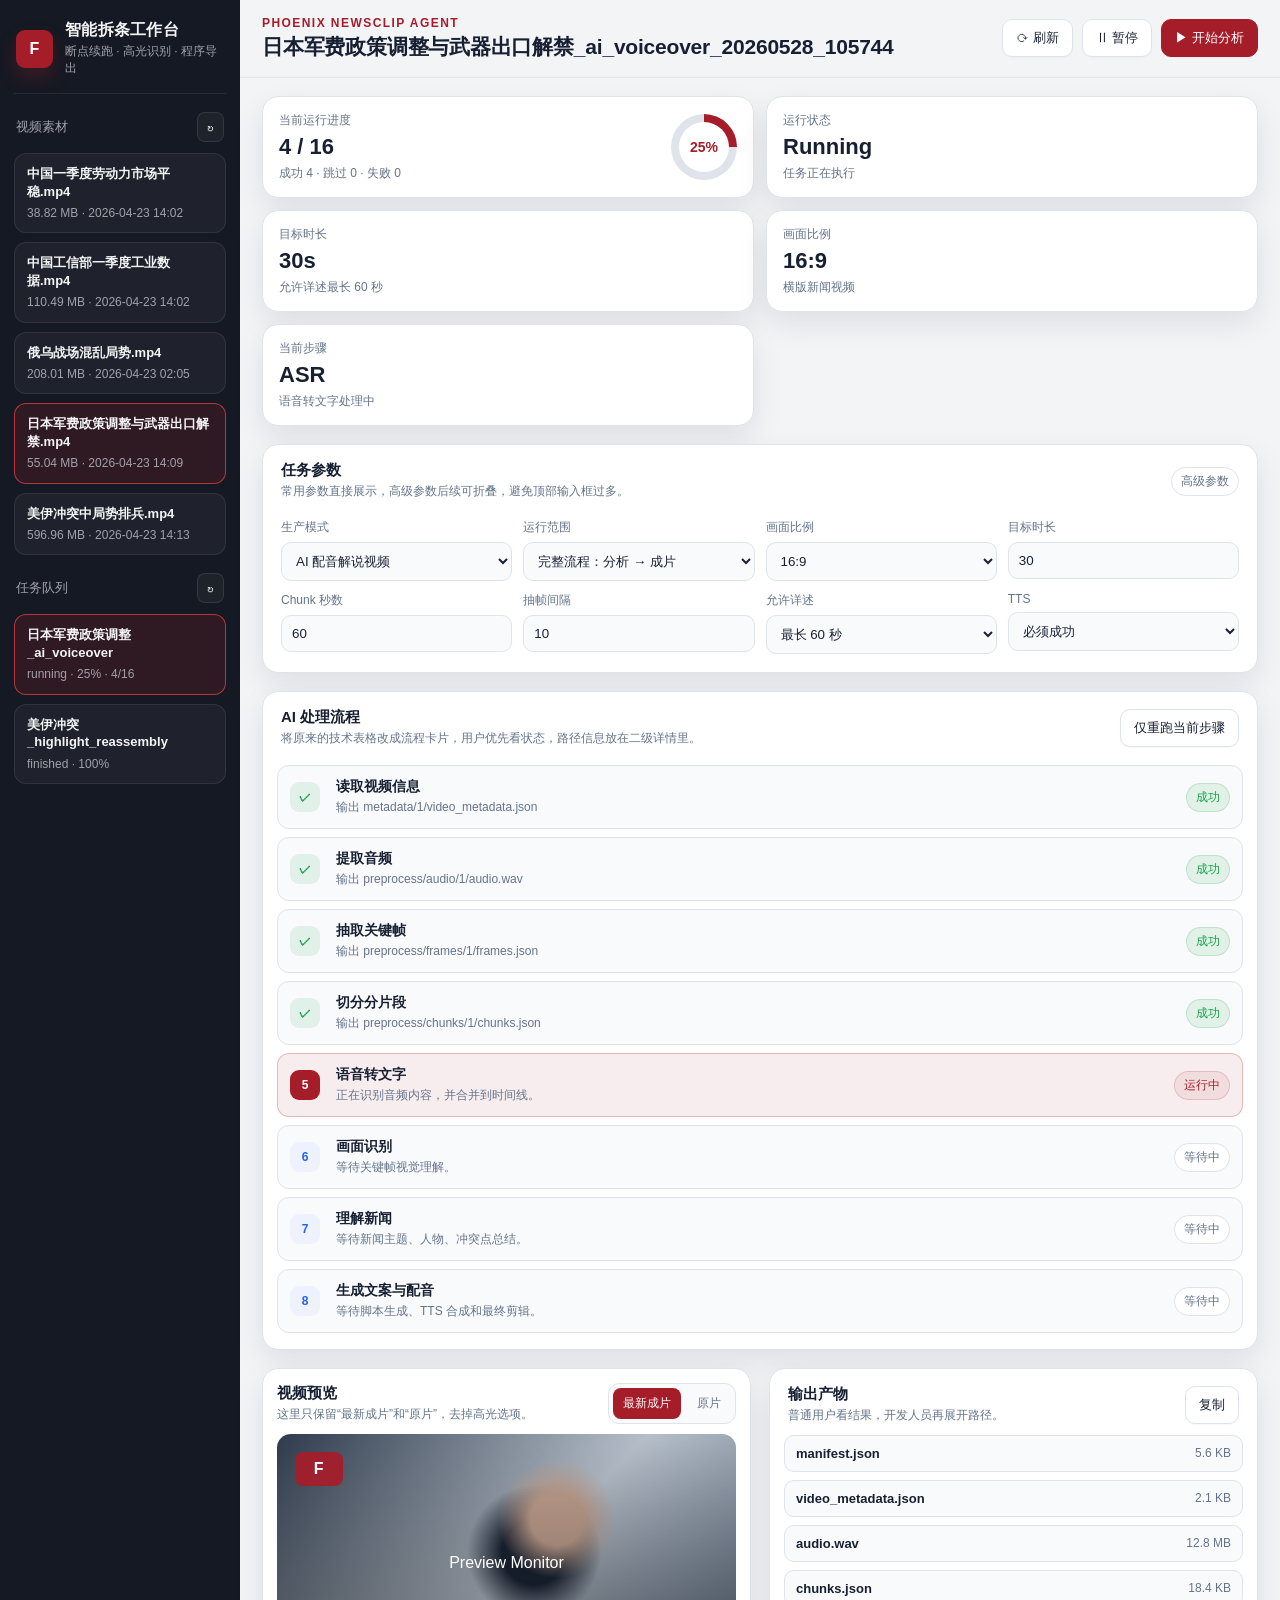
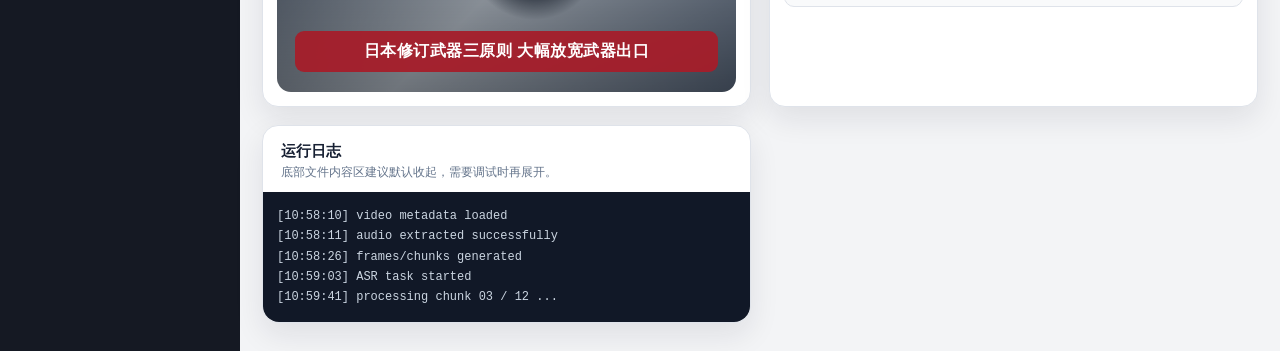
<file: phoenix_saas_workbench_ui.html>
<!DOCTYPE html>
<html lang="zh-CN">
<head>
  <meta charset="UTF-8" />
  <meta name="viewport" content="width=device-width, initial-scale=1.0" />
  <title>Phoenix Newsclip Agent - 凤凰 SaaS 工作台</title>
  <style>
    :root {
      --bg: #f3f4f6;
      --panel: #ffffff;
      --panel-soft: #f9fafb;
      --text: #172033;
      --muted: #64748b;
      --line: #dfe3ea;
      --brand: #a61d2a;
      --brand-dark: #7f1620;
      --brand-soft: rgba(166, 29, 42, 0.08);
      --green: #16a34a;
      --green-soft: rgba(22, 163, 74, 0.1);
      --blue: #2563eb;
      --orange: #d97706;
      --sidebar: #151923;
      --sidebar-soft: #1f2633;
      --sidebar-text: #f4f4f5;
      --sidebar-muted: #a1a1aa;
      --shadow: 0 12px 30px rgba(17, 24, 39, 0.09);
      --radius: 16px;
    }

    * {
      box-sizing: border-box;
    }

    body {
      margin: 0;
      min-height: 100vh;
      background: var(--bg);
      color: var(--text);
      font-family: -apple-system, BlinkMacSystemFont, "Segoe UI", "Microsoft YaHei", Arial, sans-serif;
    }

    button,
    input,
    select {
      font-family: inherit;
    }

    .shell {
      min-height: 100vh;
      display: grid;
      grid-template-columns: 280px minmax(0, 1fr);
    }

    .sidebar {
      background: var(--sidebar);
      color: var(--sidebar-text);
      padding: 18px 14px;
      display: flex;
      flex-direction: column;
      gap: 18px;
    }

    .brand {
      display: flex;
      align-items: center;
      gap: 12px;
      padding: 2px 2px 16px;
      border-bottom: 1px solid rgba(255, 255, 255, 0.08);
    }

    .brand-mark {
      width: 38px;
      height: 38px;
      border-radius: 9px;
      background: var(--brand);
      display: grid;
      place-items: center;
      font-weight: 900;
      color: #fff;
      box-shadow: 0 10px 18px rgba(166, 29, 42, 0.26);
    }

    .brand-title {
      font-size: 16px;
      font-weight: 850;
      letter-spacing: 0.02em;
    }

    .brand-sub {
      margin-top: 2px;
      color: var(--sidebar-muted);
      font-size: 12px;
    }

    .side-section {
      display: flex;
      flex-direction: column;
      gap: 9px;
    }

    .side-head {
      margin: 0 2px 2px;
      display: flex;
      align-items: center;
      justify-content: space-between;
      color: var(--sidebar-muted);
      font-size: 13px;
    }

    .side-refresh {
      height: 30px;
      padding: 0 9px;
      border: 1px solid rgba(255, 255, 255, 0.1);
      border-radius: 8px;
      color: var(--sidebar-text);
      background: rgba(255, 255, 255, 0.04);
      cursor: pointer;
    }

    .side-card {
      border: 1px solid rgba(255, 255, 255, 0.08);
      background: rgba(255, 255, 255, 0.045);
      border-radius: 12px;
      padding: 11px 12px;
      cursor: pointer;
      transition: 0.16s ease;
    }

    .side-card:hover {
      background: rgba(255, 255, 255, 0.075);
    }

    .side-card.active {
      border-color: rgba(239, 68, 68, 0.7);
      background: rgba(166, 29, 42, 0.18);
    }

    .side-title {
      font-size: 13px;
      font-weight: 750;
      line-height: 1.35;
    }

    .side-meta {
      margin-top: 5px;
      color: var(--sidebar-muted);
      font-size: 12px;
      line-height: 1.35;
    }

    .main {
      min-width: 0;
      display: flex;
      flex-direction: column;
    }

    .topbar {
      position: sticky;
      top: 0;
      z-index: 10;
      background: rgba(243, 244, 246, 0.88);
      backdrop-filter: blur(14px);
      border-bottom: 1px solid var(--line);
      padding: 16px 22px;
    }

    .top-row {
      display: flex;
      justify-content: space-between;
      align-items: center;
      gap: 18px;
    }

    .eyebrow {
      color: var(--brand);
      font-size: 12px;
      font-weight: 900;
      letter-spacing: 0.12em;
      text-transform: uppercase;
    }

    h1 {
      margin: 4px 0 0;
      font-size: 21px;
      line-height: 1.28;
      letter-spacing: -0.01em;
    }

    .top-actions {
      display: flex;
      gap: 9px;
      flex-wrap: wrap;
      justify-content: flex-end;
    }

    .btn {
      border: 1px solid var(--line);
      background: var(--panel);
      color: var(--text);
      border-radius: 10px;
      padding: 9px 13px;
      font-size: 13px;
      cursor: pointer;
      box-shadow: 0 1px 2px rgba(0, 0, 0, 0.03);
    }

    .btn.primary {
      background: var(--brand);
      color: #fff;
      border-color: var(--brand);
    }

    .btn.primary:hover {
      background: var(--brand-dark);
    }

    .content {
      padding: 18px 22px 28px;
      display: grid;
      grid-template-columns: minmax(0, 1fr) 480px;
      gap: 18px;
    }

    .card {
      background: var(--panel);
      border: 1px solid var(--line);
      border-radius: var(--radius);
      box-shadow: var(--shadow);
    }

    .summary {
      grid-column: 1 / -1;
      display: grid;
      grid-template-columns: 1.2fr repeat(4, minmax(120px, 0.55fr));
      gap: 12px;
    }

    .metric {
      padding: 15px 16px;
    }

    .metric-label {
      color: var(--muted);
      font-size: 12px;
    }

    .metric-value {
      margin-top: 6px;
      font-size: 22px;
      font-weight: 850;
      line-height: 1.1;
    }

    .metric-sub {
      margin-top: 6px;
      color: var(--muted);
      font-size: 12px;
    }

    .metric-main {
      display: flex;
      justify-content: space-between;
      align-items: center;
      gap: 14px;
    }

    .ring {
      width: 66px;
      height: 66px;
      border-radius: 999px;
      background: conic-gradient(var(--brand) 0 25%, var(--line) 25% 100%);
      display: grid;
      place-items: center;
      flex: 0 0 auto;
    }

    .ring::after {
      content: "25%";
      width: 50px;
      height: 50px;
      border-radius: 999px;
      background: var(--panel);
      color: var(--brand);
      display: grid;
      place-items: center;
      font-size: 14px;
      font-weight: 900;
    }

    .left-stack,
    .right-stack {
      display: grid;
      gap: 18px;
      align-content: start;
    }

    .card-head {
      padding: 16px 18px 10px;
      display: flex;
      justify-content: space-between;
      align-items: center;
      gap: 12px;
    }

    .card-title {
      font-size: 15px;
      font-weight: 850;
    }

    .card-sub {
      margin-top: 3px;
      color: var(--muted);
      font-size: 12px;
      line-height: 1.45;
    }

    .config-grid {
      padding: 8px 18px 18px;
      display: grid;
      grid-template-columns: repeat(4, minmax(0, 1fr));
      gap: 11px;
    }

    .field label {
      display: block;
      margin-bottom: 6px;
      color: var(--muted);
      font-size: 12px;
    }

    .field input,
    .field select {
      width: 100%;
      border: 1px solid var(--line);
      border-radius: 10px;
      padding: 10px 10px;
      background: var(--panel-soft);
      color: var(--text);
      outline: none;
    }

    .field input:focus,
    .field select:focus {
      border-color: rgba(166, 29, 42, 0.4);
      box-shadow: 0 0 0 3px rgba(166, 29, 42, 0.08);
    }

    .badge {
      display: inline-flex;
      align-items: center;
      border-radius: 999px;
      padding: 5px 9px;
      font-size: 12px;
      border: 1px solid var(--line);
      color: var(--muted);
      background: var(--panel);
      white-space: nowrap;
    }

    .badge.running {
      color: var(--brand);
      background: var(--brand-soft);
      border-color: rgba(166, 29, 42, 0.16);
    }

    .badge.done {
      color: var(--green);
      background: var(--green-soft);
      border-color: rgba(22, 163, 74, 0.18);
    }

    .pipeline {
      padding: 8px 14px 16px;
      display: grid;
      gap: 8px;
    }

    .step {
      display: grid;
      grid-template-columns: 34px minmax(0, 1fr) auto;
      gap: 12px;
      align-items: center;
      padding: 12px;
      border-radius: 12px;
      border: 1px solid var(--line);
      background: var(--panel-soft);
    }

    .step-index {
      width: 30px;
      height: 30px;
      border-radius: 9px;
      background: #eef2ff;
      color: var(--blue);
      display: grid;
      place-items: center;
      font-size: 12px;
      font-weight: 850;
    }

    .step.done .step-index {
      background: var(--green-soft);
      color: var(--green);
    }

    .step.running {
      border-color: rgba(166, 29, 42, 0.26);
      background: var(--brand-soft);
    }

    .step.running .step-index {
      background: var(--brand);
      color: #fff;
    }

    .step-title {
      font-size: 14px;
      font-weight: 760;
    }

    .step-desc {
      margin-top: 3px;
      color: var(--muted);
      font-size: 12px;
      overflow: hidden;
      text-overflow: ellipsis;
      white-space: nowrap;
    }

    .video-card {
      overflow: hidden;
    }

    .video-toolbar {
      padding: 14px 14px 10px;
      display: flex;
      align-items: center;
      justify-content: space-between;
      gap: 12px;
    }

    .seg {
      display: flex;
      gap: 6px;
      padding: 4px;
      border: 1px solid var(--line);
      background: var(--panel-soft);
      border-radius: 11px;
    }

    .seg button {
      border: 0;
      background: transparent;
      color: var(--muted);
      padding: 7px 10px;
      border-radius: 8px;
      cursor: pointer;
      font-size: 12px;
    }

    .seg button.active {
      background: var(--brand);
      color: #fff;
    }

    .fake-video {
      margin: 0 14px 14px;
      aspect-ratio: 16 / 9;
      border-radius: 14px;
      overflow: hidden;
      position: relative;
      display: grid;
      place-items: center;
      color: #fff;
      background:
        linear-gradient(0deg, rgba(0, 0, 0, 0.46), rgba(0, 0, 0, 0.1)),
        radial-gradient(circle at 61% 33%, #d8b39f 0 8%, transparent 18%),
        radial-gradient(circle at 56% 46%, #1e293b 0 11%, transparent 23%),
        linear-gradient(135deg, #334155, #cbd5e1 52%, #64748b);
    }

    .fake-video::before {
      content: "F";
      position: absolute;
      left: 18px;
      top: 18px;
      width: 48px;
      height: 34px;
      border-radius: 8px;
      background: rgba(166, 29, 42, 0.92);
      display: grid;
      place-items: center;
      font-weight: 900;
      letter-spacing: 0.06em;
    }

    .fake-video::after {
      content: "日本修订武器三原则  大幅放宽武器出口";
      position: absolute;
      left: 18px;
      right: 18px;
      bottom: 20px;
      background: rgba(166, 29, 42, 0.94);
      border-radius: 9px;
      padding: 10px 12px;
      font-weight: 850;
      letter-spacing: 0.03em;
      text-align: center;
    }

    .artifact-list {
      padding: 0 14px 14px;
      display: grid;
      gap: 8px;
    }

    .artifact {
      display: flex;
      justify-content: space-between;
      align-items: center;
      gap: 10px;
      padding: 10px 11px;
      border: 1px solid var(--line);
      background: var(--panel-soft);
      border-radius: 10px;
      font-size: 13px;
    }

    .artifact span:last-child {
      color: var(--muted);
      font-size: 12px;
    }

    .log {
      padding: 14px;
      background: #111827;
      color: #cbd5e1;
      border-radius: 0 0 var(--radius) var(--radius);
      font-family: ui-monospace, SFMono-Regular, Menlo, Consolas, monospace;
      font-size: 12px;
      line-height: 1.7;
      max-height: 178px;
      overflow: auto;
    }

    @media (max-width: 1280px) {
      .shell {
        grid-template-columns: 240px minmax(0, 1fr);
      }

      .content {
        grid-template-columns: 1fr;
      }

      .right-stack {
        grid-template-columns: 1fr 1fr;
      }

      .summary {
        grid-template-columns: repeat(2, 1fr);
      }
    }

    @media (max-width: 860px) {
      .shell {
        grid-template-columns: 1fr;
      }

      .sidebar {
        display: none;
      }

      .top-row {
        align-items: flex-start;
        flex-direction: column;
      }

      .top-actions {
        justify-content: flex-start;
      }

      .config-grid,
      .summary,
      .right-stack {
        grid-template-columns: 1fr;
      }
    }
  </style>
</head>

<body>
  <div class="shell">
    <aside class="sidebar">
      <div class="brand">
        <div class="brand-mark">F</div>
        <div>
          <div class="brand-title">智能拆条工作台</div>
          <div class="brand-sub">断点续跑 · 高光识别 · 程序导出</div>
        </div>
      </div>

      <section class="side-section">
        <div class="side-head">
          <span>视频素材</span>
          <button class="side-refresh">↻</button>
        </div>

        <div class="side-card">
          <div class="side-title">中国一季度劳动力市场平稳.mp4</div>
          <div class="side-meta">38.82 MB · 2026-04-23 14:02</div>
        </div>

        <div class="side-card">
          <div class="side-title">中国工信部一季度工业数据.mp4</div>
          <div class="side-meta">110.49 MB · 2026-04-23 14:02</div>
        </div>

        <div class="side-card">
          <div class="side-title">俄乌战场混乱局势.mp4</div>
          <div class="side-meta">208.01 MB · 2026-04-23 02:05</div>
        </div>

        <div class="side-card active">
          <div class="side-title">日本军费政策调整与武器出口解禁.mp4</div>
          <div class="side-meta">55.04 MB · 2026-04-23 14:09</div>
        </div>

        <div class="side-card">
          <div class="side-title">美伊冲突中局势排兵.mp4</div>
          <div class="side-meta">596.96 MB · 2026-04-23 14:13</div>
        </div>
      </section>

      <section class="side-section">
        <div class="side-head">
          <span>任务队列</span>
          <button class="side-refresh">↻</button>
        </div>

        <div class="side-card active">
          <div class="side-title">日本军费政策调整_ai_voiceover</div>
          <div class="side-meta">running · 25% · 4/16</div>
        </div>

        <div class="side-card">
          <div class="side-title">美伊冲突_highlight_reassembly</div>
          <div class="side-meta">finished · 100%</div>
        </div>
      </section>
    </aside>

    <main class="main">
      <header class="topbar">
        <div class="top-row">
          <div>
            <div class="eyebrow">PHOENIX NEWSCLIP AGENT</div>
            <h1>日本军费政策调整与武器出口解禁_ai_voiceover_20260528_105744</h1>
          </div>

          <div class="top-actions">
            <button class="btn">⟳ 刷新</button>
            <button class="btn">Ⅱ 暂停</button>
            <button class="btn primary">▶ 开始分析</button>
          </div>
        </div>
      </header>

      <section class="content">
        <section class="summary">
          <div class="metric card metric-main">
            <div>
              <div class="metric-label">当前运行进度</div>
              <div class="metric-value">4 / 16</div>
              <div class="metric-sub">成功 4 · 跳过 0 · 失败 0</div>
            </div>
            <div class="ring"></div>
          </div>

          <div class="metric card">
            <div class="metric-label">运行状态</div>
            <div class="metric-value">Running</div>
            <div class="metric-sub">任务正在执行</div>
          </div>

          <div class="metric card">
            <div class="metric-label">目标时长</div>
            <div class="metric-value">30s</div>
            <div class="metric-sub">允许详述最长 60 秒</div>
          </div>

          <div class="metric card">
            <div class="metric-label">画面比例</div>
            <div class="metric-value">16:9</div>
            <div class="metric-sub">横版新闻视频</div>
          </div>

          <div class="metric card">
            <div class="metric-label">当前步骤</div>
            <div class="metric-value">ASR</div>
            <div class="metric-sub">语音转文字处理中</div>
          </div>
        </section>

        <section class="left-stack">
          <article class="card">
            <div class="card-head">
              <div>
                <div class="card-title">任务参数</div>
                <div class="card-sub">常用参数直接展示，高级参数后续可折叠，避免顶部输入框过多。</div>
              </div>
              <span class="badge">高级参数</span>
            </div>

            <div class="config-grid">
              <div class="field">
                <label>生产模式</label>
                <select>
                  <option>AI 配音解说视频</option>
                </select>
              </div>

              <div class="field">
                <label>运行范围</label>
                <select>
                  <option>完整流程：分析 → 成片</option>
                </select>
              </div>

              <div class="field">
                <label>画面比例</label>
                <select>
                  <option>16:9</option>
                </select>
              </div>

              <div class="field">
                <label>目标时长</label>
                <input value="30" />
              </div>

              <div class="field">
                <label>Chunk 秒数</label>
                <input value="60" />
              </div>

              <div class="field">
                <label>抽帧间隔</label>
                <input value="10" />
              </div>

              <div class="field">
                <label>允许详述</label>
                <select>
                  <option>最长 60 秒</option>
                </select>
              </div>

              <div class="field">
                <label>TTS</label>
                <select>
                  <option>必须成功</option>
                </select>
              </div>
            </div>
          </article>

          <article class="card">
            <div class="card-head">
              <div>
                <div class="card-title">AI 处理流程</div>
                <div class="card-sub">将原来的技术表格改成流程卡片，用户优先看状态，路径信息放在二级详情里。</div>
              </div>
              <button class="btn">仅重跑当前步骤</button>
            </div>

            <div class="pipeline">
              <div class="step done">
                <div class="step-index">✓</div>
                <div>
                  <div class="step-title">读取视频信息</div>
                  <div class="step-desc">输出 metadata/1/video_metadata.json</div>
                </div>
                <span class="badge done">成功</span>
              </div>

              <div class="step done">
                <div class="step-index">✓</div>
                <div>
                  <div class="step-title">提取音频</div>
                  <div class="step-desc">输出 preprocess/audio/1/audio.wav</div>
                </div>
                <span class="badge done">成功</span>
              </div>

              <div class="step done">
                <div class="step-index">✓</div>
                <div>
                  <div class="step-title">抽取关键帧</div>
                  <div class="step-desc">输出 preprocess/frames/1/frames.json</div>
                </div>
                <span class="badge done">成功</span>
              </div>

              <div class="step done">
                <div class="step-index">✓</div>
                <div>
                  <div class="step-title">切分分片段</div>
                  <div class="step-desc">输出 preprocess/chunks/1/chunks.json</div>
                </div>
                <span class="badge done">成功</span>
              </div>

              <div class="step running">
                <div class="step-index">5</div>
                <div>
                  <div class="step-title">语音转文字</div>
                  <div class="step-desc">正在识别音频内容，并合并到时间线。</div>
                </div>
                <span class="badge running">运行中</span>
              </div>

              <div class="step">
                <div class="step-index">6</div>
                <div>
                  <div class="step-title">画面识别</div>
                  <div class="step-desc">等待关键帧视觉理解。</div>
                </div>
                <span class="badge">等待中</span>
              </div>

              <div class="step">
                <div class="step-index">7</div>
                <div>
                  <div class="step-title">理解新闻</div>
                  <div class="step-desc">等待新闻主题、人物、冲突点总结。</div>
                </div>
                <span class="badge">等待中</span>
              </div>

              <div class="step">
                <div class="step-index">8</div>
                <div>
                  <div class="step-title">生成文案与配音</div>
                  <div class="step-desc">等待脚本生成、TTS 合成和最终剪辑。</div>
                </div>
                <span class="badge">等待中</span>
              </div>
            </div>
          </article>
        </section>

        <aside class="right-stack">
          <article class="card video-card">
            <div class="video-toolbar">
              <div>
                <div class="card-title">视频预览</div>
                <div class="card-sub">这里只保留“最新成片”和“原片”，去掉高光选项。</div>
              </div>

              <div class="seg">
                <button class="active">最新成片</button>
                <button>原片</button>
              </div>
            </div>

            <div class="fake-video">Preview Monitor</div>
          </article>

          <article class="card">
            <div class="card-head">
              <div>
                <div class="card-title">输出产物</div>
                <div class="card-sub">普通用户看结果，开发人员再展开路径。</div>
              </div>
              <button class="btn">复制</button>
            </div>

            <div class="artifact-list">
              <div class="artifact">
                <strong>manifest.json</strong>
                <span>5.6 KB</span>
              </div>
              <div class="artifact">
                <strong>video_metadata.json</strong>
                <span>2.1 KB</span>
              </div>
              <div class="artifact">
                <strong>audio.wav</strong>
                <span>12.8 MB</span>
              </div>
              <div class="artifact">
                <strong>chunks.json</strong>
                <span>18.4 KB</span>
              </div>
            </div>
          </article>

          <article class="card">
            <div class="card-head">
              <div>
                <div class="card-title">运行日志</div>
                <div class="card-sub">底部文件内容区建议默认收起，需要调试时再展开。</div>
              </div>
            </div>

            <div class="log">
              [10:58:10] video metadata loaded<br />
              [10:58:11] audio extracted successfully<br />
              [10:58:26] frames/chunks generated<br />
              [10:59:03] ASR task started<br />
              [10:59:41] processing chunk 03 / 12 ...
            </div>
          </article>
        </aside>
      </section>
    </main>
  </div>
</body>
</html>
</file>
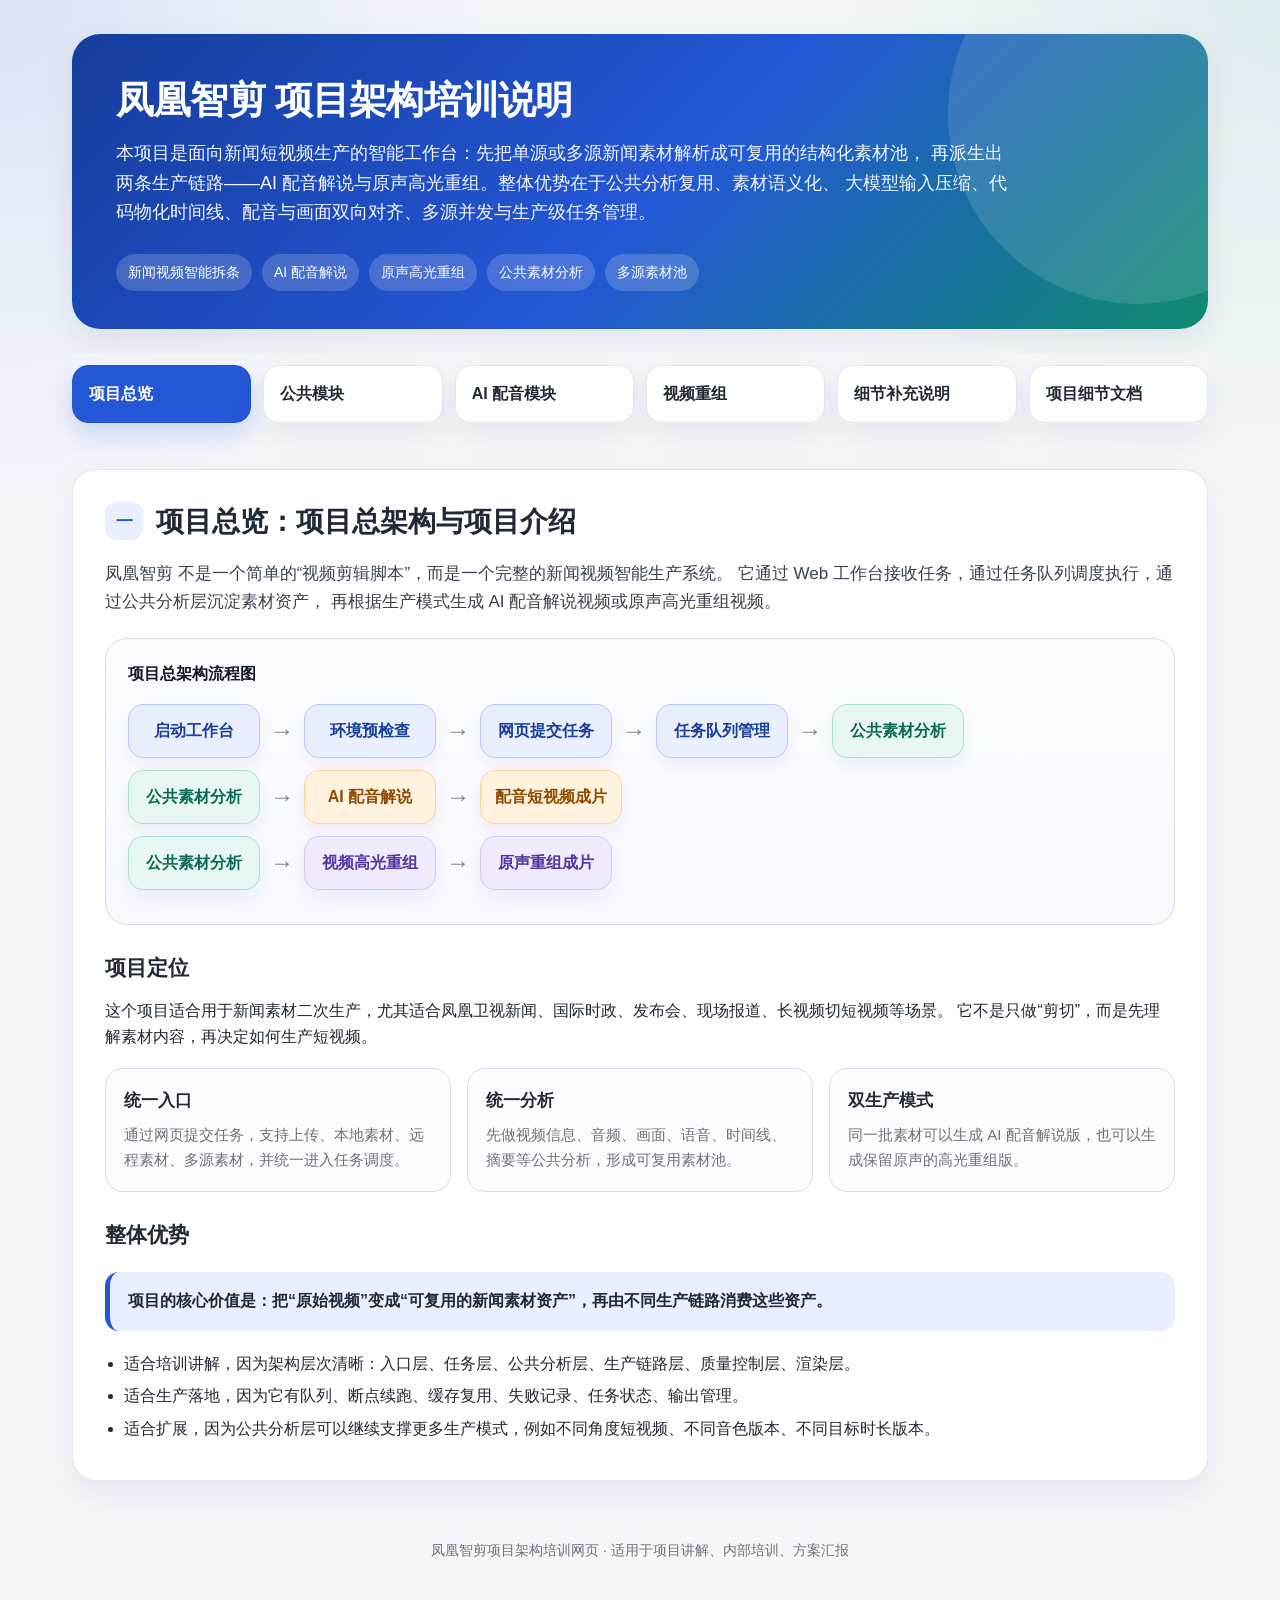
<file: 凤凰智剪项目文档说明.html>
<!DOCTYPE html>
<html lang="zh-CN">
<head>
  <meta charset="UTF-8" />
  <meta name="viewport" content="width=device-width, initial-scale=1.0" />
  <title>凤凰智剪 项目架构培训说明</title>
  <style>
    html { scroll-behavior: smooth; }

    :root {
      --bg: #f5f7fb;
      --card: #ffffff;
      --text: #1f2937;
      --muted: #6b7280;
      --line: #d8dee9;
      --primary: #2457d6;
      --primary-soft: #e9efff;
      --green: #0f8b6f;
      --green-soft: #e8f7f2;
      --orange: #c76a00;
      --orange-soft: #fff2df;
      --purple: #6b46c1;
      --purple-soft: #f1ebff;
      --danger: #b42318;
      --danger-soft: #fff0ef;
      --shadow: 0 12px 32px rgba(31, 41, 55, 0.08);
      --radius: 18px;
    }

    * {
      box-sizing: border-box;
    }

    body {
      margin: 0;
      font-family: -apple-system, BlinkMacSystemFont, "Segoe UI", "Microsoft YaHei", "PingFang SC", "Noto Sans CJK SC", Arial, sans-serif;
      color: var(--text);
      background:
        radial-gradient(circle at top left, rgba(36, 87, 214, 0.12), transparent 32rem),
        radial-gradient(circle at top right, rgba(15, 139, 111, 0.10), transparent 30rem),
        var(--bg);
      line-height: 1.65;
    }

    .page {
      max-width: 1180px;
      margin: 0 auto;
      padding: 34px 22px 80px;
    }

    .hero {
      background: linear-gradient(135deg, #153d9c 0%, #2457d6 52%, #0f8b6f 100%);
      color: white;
      border-radius: 28px;
      padding: 44px 44px 38px;
      box-shadow: var(--shadow);
      position: relative;
      overflow: hidden;
    }

    .hero::after {
      content: "";
      position: absolute;
      width: 380px;
      height: 380px;
      border-radius: 50%;
      right: -120px;
      top: -110px;
      background: rgba(255, 255, 255, 0.12);
    }

    .hero h1 {
      margin: 0 0 16px;
      font-size: 38px;
      line-height: 1.18;
      letter-spacing: -0.02em;
    }

    .hero p {
      margin: 0;
      max-width: 900px;
      font-size: 18px;
      opacity: 0.95;
    }

    .hero .tags {
      display: flex;
      flex-wrap: wrap;
      gap: 10px;
      margin-top: 26px;
    }

    .tag {
      display: inline-flex;
      align-items: center;
      padding: 7px 12px;
      border-radius: 999px;
      background: rgba(255, 255, 255, 0.18);
      color: white;
      font-size: 14px;
      backdrop-filter: blur(8px);
    }

    .toc {
      position: sticky;
      top: 0;
      z-index: 1000;
      display: grid;
      grid-template-columns: repeat(6, 1fr);
      gap: 12px;
      margin: 24px 0 34px;
      padding: 12px 0;
      background: rgba(245, 247, 251, 0.92);
      backdrop-filter: blur(12px);
      -webkit-backdrop-filter: blur(12px);
      border-radius: 0 0 20px 20px;
    }

    .toc a {
      display: block;
      text-decoration: none;
      color: var(--text);
      background: var(--card);
      padding: 15px 16px;
      border-radius: 16px;
      box-shadow: var(--shadow);
      font-weight: 700;
      border: 1px solid rgba(216, 222, 233, 0.7);
    }

    section {
      scroll-margin-top: 96px;
      margin-top: 34px;
      background: var(--card);
      border-radius: 24px;
      padding: 32px;
      box-shadow: var(--shadow);
      border: 1px solid rgba(216, 222, 233, 0.72);
    }

    .section-title {
      display: flex;
      align-items: center;
      gap: 13px;
      margin: 0 0 20px;
      font-size: 28px;
      line-height: 1.25;
    }

    .section-title .num {
      width: 38px;
      height: 38px;
      border-radius: 12px;
      background: var(--primary-soft);
      color: var(--primary);
      display: inline-flex;
      align-items: center;
      justify-content: center;
      font-size: 17px;
      font-weight: 800;
      flex: 0 0 auto;
    }

    h3 {
      margin: 26px 0 12px;
      font-size: 21px;
    }

    p {
      margin: 10px 0;
    }

    .lead {
      color: #374151;
      font-size: 17px;
    }

    .grid-2 {
      display: grid;
      grid-template-columns: 1fr 1fr;
      gap: 18px;
      margin-top: 18px;
    }

    .grid-3 {
      display: grid;
      grid-template-columns: repeat(3, 1fr);
      gap: 16px;
      margin-top: 18px;
    }

    .card {
      background: #fbfcff;
      border: 1px solid var(--line);
      border-radius: 18px;
      padding: 18px;
    }

    .card h4 {
      margin: 0 0 8px;
      font-size: 17px;
    }

    .card p {
      margin: 0;
      color: var(--muted);
      font-size: 15px;
    }

    .highlight {
      background: var(--primary-soft);
      border-left: 5px solid var(--primary);
      padding: 16px 18px;
      border-radius: 14px;
      margin: 20px 0;
      font-weight: 650;
    }

    .note {
      color: var(--muted);
      font-size: 14px;
      margin-top: 8px;
    }

    ul {
      padding-left: 1.2em;
      margin: 10px 0 0;
    }

    li {
      margin: 6px 0;
    }

    .flow {
      margin: 22px 0 24px;
      padding: 22px;
      background: linear-gradient(180deg, #fbfcff, #f7f9ff);
      border: 1px solid var(--line);
      border-radius: 22px;
      overflow-x: auto;
    }

    .flow-title {
      font-weight: 800;
      margin-bottom: 16px;
      color: #111827;
    }

    .flow-row {
      display: flex;
      align-items: center;
      gap: 10px;
      min-width: max-content;
      margin: 12px 0;
    }

    .flow-col {
      display: flex;
      flex-direction: column;
      gap: 12px;
      min-width: max-content;
    }

    .node {
      min-width: 132px;
      max-width: 180px;
      min-height: 54px;
      display: flex;
      align-items: center;
      justify-content: center;
      text-align: center;
      padding: 10px 14px;
      border-radius: 15px;
      border: 1px solid var(--line);
      background: white;
      font-weight: 750;
      box-shadow: 0 8px 18px rgba(31, 41, 55, 0.05);
      line-height: 1.35;
      white-space: normal;
    }

    .node.small {
      min-width: 116px;
      min-height: 46px;
      font-size: 14px;
    }

    .node.primary {
      background: var(--primary-soft);
      color: #173f9c;
      border-color: #b9c9ff;
    }

    .node.green {
      background: var(--green-soft);
      color: #0b6a55;
      border-color: #a9e2d2;
    }

    .node.orange {
      background: var(--orange-soft);
      color: #904b00;
      border-color: #ffd29b;
    }

    .node.purple {
      background: var(--purple-soft);
      color: #5335a3;
      border-color: #d8c8ff;
    }

    .node.danger {
      background: var(--danger-soft);
      color: var(--danger);
      border-color: #ffc7c2;
    }

    .arrow {
      color: #7b8798;
      font-size: 24px;
      font-weight: 800;
      flex: 0 0 auto;
    }

    .split {
      display: grid;
      grid-template-columns: 1.05fr 0.95fr;
      gap: 22px;
      align-items: start;
    }

    .subflow {
      border: 1px dashed #bdc7d8;
      border-radius: 18px;
      padding: 14px;
      background: rgba(255, 255, 255, 0.72);
    }

    .subflow h4 {
      margin: 0 0 10px;
    }

    .pill-list {
      display: flex;
      flex-wrap: wrap;
      gap: 9px;
      margin-top: 12px;
    }

    .pill {
      padding: 7px 10px;
      background: #f3f4f6;
      border: 1px solid #e5e7eb;
      border-radius: 999px;
      font-size: 14px;
      color: #374151;
    }

    .quote {
      font-size: 20px;
      font-weight: 800;
      line-height: 1.55;
      padding: 22px;
      border-radius: 20px;
      background: linear-gradient(135deg, var(--primary-soft), var(--green-soft));
      border: 1px solid #cbd7ff;
      margin: 20px 0 6px;
    }

    .compare {
      width: 100%;
      border-collapse: collapse;
      margin-top: 14px;
      overflow: hidden;
      border-radius: 16px;
      border: 1px solid var(--line);
    }

    .compare th,
    .compare td {
      padding: 13px 14px;
      border-bottom: 1px solid var(--line);
      text-align: left;
      vertical-align: top;
    }

    .compare th {
      background: #f3f6ff;
      color: #1f3b7a;
    }

    .compare tr:last-child td {
      border-bottom: 0;
    }

    .footer {
      margin-top: 34px;
      padding: 24px;
      color: var(--muted);
      text-align: center;
      font-size: 14px;
    }

    @media (max-width: 900px) {
      .hero {
        padding: 32px 24px;
      }
      .hero h1 {
        font-size: 30px;
      }
      .toc {
        top: 0;
        grid-template-columns: 1fr 1fr;
        max-height: 42vh;
        overflow-y: auto;
      }
      section {
        scroll-margin-top: 180px;
        padding: 24px;
      }
      .grid-2,
      .grid-3,
      .split {
        grid-template-columns: 1fr;
      }
    }

    @media print {
      body {
        background: white;
      }
      .toc {
        display: none;
      }
      section, .hero {
        box-shadow: none;
        break-inside: avoid;
      }
      .page {
        max-width: none;
      }
    }
  
    .toc a.active {
      background: var(--primary);
      color: #ffffff;
      border-color: var(--primary);
      box-shadow: 0 12px 24px rgba(36, 87, 214, 0.20);
    }

    .tab-section {
      display: none;
    }

    .tab-section.active {
      display: block;
    }

  
    .detail-doc {
      max-width: 980px;
      margin: 0 auto;
    }

    .detail-doc h1 {
      font-size: 30px;
      margin: 0 0 22px;
      line-height: 1.25;
    }

    .detail-doc h2 {
      font-size: 25px;
      margin: 34px 0 14px;
      padding-top: 12px;
      border-top: 1px solid var(--line);
      line-height: 1.3;
    }

    .detail-doc h3 {
      font-size: 20px;
      margin: 26px 0 10px;
    }

    .detail-doc p {
      font-size: 16px;
      line-height: 1.85;
    }

    .detail-doc pre {
      background: #0f172a;
      color: #e5e7eb;
      padding: 18px 20px;
      border-radius: 16px;
      overflow-x: auto;
      line-height: 1.65;
      font-size: 14px;
      margin: 16px 0 22px;
    }

    .detail-doc code {
      font-family: ui-monospace, SFMono-Regular, Menlo, Monaco, Consolas, "Liberation Mono", monospace;
    }

    .detail-doc ul,
    .detail-doc ol {
      margin: 12px 0 18px;
      padding-left: 1.5em;
    }

    .detail-doc li {
      margin: 7px 0;
    }

    .detail-doc blockquote {
      margin: 18px 0;
      padding: 14px 18px;
      border-left: 5px solid var(--primary);
      background: var(--primary-soft);
      border-radius: 14px;
      color: #334155;
    }

  
    .detail-doc strong {
      font-weight: 800;
      color: #102a6b;
      background: linear-gradient(transparent 58%, rgba(36, 87, 214, 0.16) 58%);
      padding: 0 2px;
    }

    .detail-doc p code,
    .detail-doc li code {
      background: #eef2ff;
      color: #173f9c;
      border: 1px solid #dbe4ff;
      padding: 2px 6px;
      border-radius: 7px;
      font-size: 0.92em;
    }

  </style>
</head>
<body>
  <main class="page">
    <header class="hero">
      <h1>凤凰智剪 项目架构培训说明</h1>
      <p>
        本项目是面向新闻短视频生产的智能工作台：先把单源或多源新闻素材解析成可复用的结构化素材池，
        再派生出两条生产链路——AI 配音解说与原声高光重组。整体优势在于公共分析复用、素材语义化、
        大模型输入压缩、代码物化时间线、配音与画面双向对齐、多源并发与生产级任务管理。
      </p>
      <div class="tags">
        <span class="tag">新闻视频智能拆条</span>
        <span class="tag">AI 配音解说</span>
        <span class="tag">原声高光重组</span>
        <span class="tag">公共素材分析</span>
        <span class="tag">多源素材池</span>
      </div>
    </header>

    <nav class="toc">
      <a href="#overview" class="active">项目总览</a>
      <a href="#common">公共模块</a>
      <a href="#voiceover">AI 配音模块</a>
      <a href="#reassembly">视频重组</a>
      <a href="#extra">细节补充说明</a>
      <a href="#project-detail-doc">项目细节文档</a>
    </nav>

    <section id="overview" class="tab-section active">
      <h2 class="section-title"><span class="num">一</span>项目总览：项目总架构与项目介绍</h2>

      <p class="lead">
        凤凰智剪 不是一个简单的“视频剪辑脚本”，而是一个完整的新闻视频智能生产系统。
        它通过 Web 工作台接收任务，通过任务队列调度执行，通过公共分析层沉淀素材资产，
        再根据生产模式生成 AI 配音解说视频或原声高光重组视频。
      </p>

      <div class="flow">
        <div class="flow-title">项目总架构流程图</div>
        <div class="flow-row">
          <div class="node primary">启动工作台</div>
          <div class="arrow">→</div>
          <div class="node primary">环境预检查</div>
          <div class="arrow">→</div>
          <div class="node primary">网页提交任务</div>
          <div class="arrow">→</div>
          <div class="node primary">任务队列管理</div>
          <div class="arrow">→</div>
          <div class="node green">公共素材分析</div>
        </div>
        <div class="flow-row">
          <div class="node green">公共素材分析</div>
          <div class="arrow">→</div>
          <div class="node orange">AI 配音解说</div>
          <div class="arrow">→</div>
          <div class="node orange">配音短视频成片</div>
        </div>
        <div class="flow-row">
          <div class="node green">公共素材分析</div>
          <div class="arrow">→</div>
          <div class="node purple">视频高光重组</div>
          <div class="arrow">→</div>
          <div class="node purple">原声重组成片</div>
        </div>
      </div>

      <h3>项目定位</h3>
      <p>
        这个项目适合用于新闻素材二次生产，尤其适合凤凰卫视新闻、国际时政、发布会、现场报道、长视频切短视频等场景。
        它不是只做“剪切”，而是先理解素材内容，再决定如何生产短视频。
      </p>

      <div class="grid-3">
        <div class="card">
          <h4>统一入口</h4>
          <p>通过网页提交任务，支持上传、本地素材、远程素材、多源素材，并统一进入任务调度。</p>
        </div>
        <div class="card">
          <h4>统一分析</h4>
          <p>先做视频信息、音频、画面、语音、时间线、摘要等公共分析，形成可复用素材池。</p>
        </div>
        <div class="card">
          <h4>双生产模式</h4>
          <p>同一批素材可以生成 AI 配音解说版，也可以生成保留原声的高光重组版。</p>
        </div>
      </div>

      <h3>整体优势</h3>
      <div class="highlight">
        项目的核心价值是：把“原始视频”变成“可复用的新闻素材资产”，再由不同生产链路消费这些资产。
      </div>

      <ul>
        <li>适合培训讲解，因为架构层次清晰：入口层、任务层、公共分析层、生产链路层、质量控制层、渲染层。</li>
        <li>适合生产落地，因为它有队列、断点续跑、缓存复用、失败记录、任务状态、输出管理。</li>
        <li>适合扩展，因为公共分析层可以继续支撑更多生产模式，例如不同角度短视频、不同音色版本、不同目标时长版本。</li>
      </ul>
    </section>

    <section id="common" class="tab-section">
      <h2 class="section-title"><span class="num">二</span>公共模块：流程图、功能介绍、细节、亮点</h2>

      <p class="lead">
        公共模块是整个项目的底座。它负责把原始视频或多源视频解析成结构化素材资产。
        下游的 AI 配音模块和视频重组模块都不直接面对原始视频，而是复用公共分析层生成的素材池。
      </p>

      <div class="flow">
        <div class="flow-title">公共模块流程图</div>
        <div class="flow-row">
          <div class="node green">输入素材</div>
          <div class="arrow">→</div>
          <div class="node green">素材准备</div>
          <div class="arrow">→</div>
          <div class="node green">素材分析</div>
          <div class="arrow">→</div>
          <div class="node green">素材聚合</div>
          <div class="arrow">→</div>
          <div class="node green">公共素材池</div>
        </div>
        <div class="flow-row">
          <div class="node small">视频信息读取</div>
          <div class="arrow">→</div>
          <div class="node small">素材质量检查</div>
          <div class="arrow">→</div>
          <div class="node small">音频提取</div>
          <div class="arrow">→</div>
          <div class="node small">关键帧抽取</div>
          <div class="arrow">→</div>
          <div class="node small">视频分块</div>
          <div class="arrow">→</div>
          <div class="node small">语音识别</div>
          <div class="arrow">→</div>
          <div class="node small">语音摘要</div>
          <div class="arrow">→</div>
          <div class="node small">画面理解</div>
          <div class="arrow">→</div>
          <div class="node small">时间线融合</div>
          <div class="arrow">→</div>
          <div class="node small">时间线压缩</div>
        </div>
        <div class="flow-row">
          <div class="node green">公共素材池</div>
          <div class="arrow">→</div>
          <div class="node orange">供 AI 配音复用</div>
          <div class="arrow">→</div>
          <div class="node purple">供视频重组复用</div>
        </div>
      </div>

      <h3>功能介绍</h3>
      <p>
        公共模块主要做三件事：第一，准备和检查素材；第二，抽取语音、画面、时间等基础信息；
        第三，把这些信息聚合成统一的素材池，供下游模块复用。
      </p>

      <div class="grid-2">
        <div class="card">
          <h4>素材准备与质量检查</h4>
          <p>检查视频是否可读、是否有音轨、是否能被处理，避免后续剪辑阶段才暴露源文件问题。</p>
        </div>
        <div class="card">
          <h4>语音与画面双分析</h4>
          <p>语音识别负责理解“说了什么”，画面理解负责判断“画面出现了什么”，两者共同构成新闻素材理解。</p>
        </div>
        <div class="card">
          <h4>时间线融合</h4>
          <p>把语音、画面、时间范围整合到统一时间线上，后续选片、配音、重组都基于同一套时间语义。</p>
        </div>
        <div class="card">
          <h4>素材聚合</h4>
          <p>把单源或多源素材整理成公共素材池，包含素材摘要、时间线摘要、原始语音索引等关键产物。</p>
        </div>
      </div>

      <h3>关键细节</h3>
      <ul>
        <li>公共分析支持单视频，也支持多源素材池。</li>
        <li>多源素材可以并发分析，每个素材有独立状态、进度、失败信息和分析结果。</li>
        <li>公共分析的结果可以被复用，同一批素材不需要重复做语音识别和画面理解。</li>
        <li>时间线使用本地素材时间，避免多源素材被拼成虚拟时间后产生定位混乱。</li>
        <li>大模型输入会经过摘要压缩，减少无效字段，降低成本和模型误判概率。</li>
      </ul>

      <h3>公共模块亮点</h3>
      <div class="grid-3">
        <div class="card">
          <h4>亮点一：素材资产化</h4>
          <p>公共模块把视频从“文件”变成“结构化素材资产”，后续所有生产链路都可以复用。</p>
        </div>
        <div class="card">
          <h4>亮点二：多源统一处理</h4>
          <p>多个新闻素材可以进入同一个素材池，统一分析、统一筛选、统一进入后续生产。</p>
        </div>
        <div class="card">
          <h4>亮点三：减少重复成本</h4>
          <p>昂贵的语音识别、画面理解、大模型摘要只需要做一次，不同模式可重复使用。</p>
        </div>
      </div>

      <div class="quote">
        公共模块不是普通缓存，而是整个系统的“素材语义中台”。
      </div>
    </section>

    <section id="voiceover" class="tab-section">
      <h2 class="section-title"><span class="num">三</span>AI 配音模块：流程图、功能介绍、细节、亮点</h2>

      <p class="lead">
        AI 配音模块的目标是生成“解说型新闻短视频”。它会从公共素材池中选择适合解说的新闻片段，
        规划镜头结构，生成中文新闻解说稿，调用文字转语音生成配音，再让画面、配音、字幕进行对齐。
      </p>

      <div class="flow">
        <div class="flow-title">AI 配音模块主流程图</div>
        <div class="flow-row">
          <div class="node green">公共素材池</div>
          <div class="arrow">→</div>
          <div class="node orange">语音微分段</div>
          <div class="arrow">→</div>
          <div class="node orange">内容预选</div>
          <div class="arrow">→</div>
          <div class="node orange">内容分析</div>
          <div class="arrow">→</div>
          <div class="node orange">候选片段生成</div>
        </div>
        <div class="flow-row">
          <div class="node orange">候选片段生成</div>
          <div class="arrow">→</div>
          <div class="node orange">短视频剪辑规划</div>
          <div class="arrow">→</div>
          <div class="node orange">解说文案生成</div>
          <div class="arrow">→</div>
          <div class="node orange">文案质量检查</div>
          <div class="arrow">→</div>
          <div class="node orange">配音生成</div>
        </div>
        <div class="flow-row">
          <div class="node orange">配音生成</div>
          <div class="arrow">→</div>
          <div class="node orange">字幕生成</div>
          <div class="arrow">→</div>
          <div class="node orange">剪辑计划</div>
          <div class="arrow">→</div>
          <div class="node orange">新闻质量检查</div>
          <div class="arrow">→</div>
          <div class="node orange">最终渲染</div>
        </div>
      </div>

      <h3>功能介绍</h3>
      <p>
        AI 配音模块做的是“新闻解说短视频自动生产”。它不仅要选出有价值的画面，还要生成与画面匹配的解说词，
        并最终处理好配音长度、画面长度、字幕长度之间的关系。
      </p>

      <div class="grid-2">
        <div class="card">
          <h4>从真实语音时间生成微片段</h4>
          <p>系统不是简单按固定分钟切片，而是从语音识别结果中提取更细粒度的新闻语义片段。</p>
        </div>
        <div class="card">
          <h4>候选片段由代码落地</h4>
          <p>大模型负责判断新闻价值，代码负责把判断结果转换成真实可剪辑的素材时间段。</p>
        </div>
        <div class="card">
          <h4>解说稿按镜头生成</h4>
          <p>每段解说都对应具体镜头，方便后续配音、字幕、剪辑严格对齐。</p>
        </div>
        <div class="card">
          <h4>配音反向约束画面</h4>
          <p>配音生成后会拿到真实音频时长，剪辑计划会根据真实时长调整画面长度。</p>
        </div>
      </div>

      <h3>AI 配音里的核心：配音与视频片段双向对齐</h3>
      <p>
        这个模块最值得培训讲解的地方，是它不是“先剪视频再盖配音”，也不是“先生成配音再随便配画面”，
        而是形成了一个双向闭环。
      </p>

      <div class="flow">
        <div class="flow-title">配音与画面双向对齐流程图</div>
        <div class="flow-row">
          <div class="node orange">剪辑规划</div>
          <div class="arrow">→</div>
          <div class="node orange">每个镜头有目标时长</div>
          <div class="arrow">→</div>
          <div class="node orange">解说文案按镜头生成</div>
          <div class="arrow">→</div>
          <div class="node orange">每句文案对应一个镜头</div>
        </div>
        <div class="flow-row">
          <div class="node orange">每句文案对应一个镜头</div>
          <div class="arrow">→</div>
          <div class="node orange">分段生成配音</div>
          <div class="arrow">→</div>
          <div class="node orange">统计真实配音时长</div>
          <div class="arrow">→</div>
          <div class="node orange">反向调整画面长度</div>
        </div>
        <div class="flow-row">
          <div class="node orange">反向调整画面长度</div>
          <div class="arrow">→</div>
          <div class="node green">略短则压缩画面</div>
          <div class="arrow">→</div>
          <div class="node green">略长则延长画面</div>
          <div class="arrow">→</div>
          <div class="node danger">严重不匹配则阻断</div>
          <div class="arrow">→</div>
          <div class="node orange">字幕跟随配音</div>
        </div>
      </div>

      <h3>关键细节</h3>
      <ul>
        <li>解说文案不是整篇一口气生成，而是拆成多个镜头级解说段。</li>
        <li>配音可以按镜头分段生成，每段都有对应的目标开始时间、目标结束时间和目标时长。</li>
        <li>系统会检查哪些文案段没有成功生成配音，避免成片缺声音。</li>
        <li>系统会比较配音真实时长和视频画面时长，超出容忍范围会阻断或提示重跑。</li>
        <li>如果配音略短，画面可以向配音收缩；如果配音略长，系统可以尝试自动延长画面。</li>
        <li>字幕可以跟随真实配音节奏，而不是只按预估文字长度生成。</li>
      </ul>

      <h3>AI 配音模块亮点</h3>
      <div class="grid-3">
        <div class="card">
          <h4>亮点一：不是粗暴切片</h4>
          <p>通过语音微分段和内容筛选，让候选片段更接近真实新闻语义。</p>
        </div>
        <div class="card">
          <h4>亮点二：文案与镜头绑定</h4>
          <p>每段文案对应具体镜头，后续配音、字幕、剪辑都能精确关联。</p>
        </div>
        <div class="card">
          <h4>亮点三：配音真实时长回流</h4>
          <p>配音生成后不是结束，而是将真实音频时长回传给剪辑计划。</p>
        </div>
        <div class="card">
          <h4>亮点四：自动修复能力</h4>
          <p>文案长度、段落时长、整体时长不合适时，系统可以进行局部修复或阻断。</p>
        </div>
        <div class="card">
          <h4>亮点五：原声策略可控</h4>
          <p>AI 配音模式默认压低或禁用原声，也可按证据型原声窗口保留关键现场声音。</p>
        </div>
        <div class="card">
          <h4>亮点六：适合新闻口播</h4>
          <p>最终效果更像新闻短视频解说，而不是简单视频摘要。</p>
        </div>
      </div>

      <div class="quote">
        AI 配音模块的核心优势：画面约束文案，配音反向约束画面，字幕跟随真实配音，形成生产闭环。
      </div>
    </section>

    <section id="reassembly" class="tab-section">
      <h2 class="section-title"><span class="num">四</span>视频重组：流程图、功能介绍、细节、亮点</h2>

      <p class="lead">
        视频重组模块的目标是生成“原声高光新闻视频”。它不重新配音，而是从素材中找出信息密度高、表达完整、
        有现场价值的原声片段，再按新闻叙事逻辑重新编排。
      </p>

      <div class="flow">
        <div class="flow-title">视频重组模块流程图</div>
        <div class="flow-row">
          <div class="node green">公共素材池</div>
          <div class="arrow">→</div>
          <div class="node purple">整片新闻理解</div>
          <div class="arrow">→</div>
          <div class="node purple">原声事件候选</div>
          <div class="arrow">→</div>
          <div class="node purple">候选复核过滤</div>
          <div class="arrow">→</div>
          <div class="node purple">高光重组规划</div>
        </div>
        <div class="flow-row">
          <div class="node purple">高光重组规划</div>
          <div class="arrow">→</div>
          <div class="node purple">重组剪辑计划</div>
          <div class="arrow">→</div>
          <div class="node purple">新闻质量检查</div>
          <div class="arrow">→</div>
          <div class="node purple">AI 质量复核</div>
          <div class="arrow">→</div>
          <div class="node purple">原声重组渲染</div>
        </div>
      </div>

      <h3>功能介绍</h3>
      <p>
        视频重组模块适合处理有原声价值的新闻素材，例如发布会、讲话、记者连线、现场采访、冲突现场、国际时政表态等。
        它更强调“保留原话、保留现场感、保留证据性”。
      </p>

      <div class="grid-2">
        <div class="card">
          <h4>先理解整条新闻</h4>
          <p>系统会先理解素材主题、摘要、关键事实，再从中寻找高光事件，而不是机械截取。</p>
        </div>
        <div class="card">
          <h4>从语音事件中选高光</h4>
          <p>候选片段主要来自原始语音内容，适合保留人物讲话和现场原声。</p>
        </div>
        <div class="card">
          <h4>支持连续片段合并</h4>
          <p>同一素材内连续相关的片段可以合并，避免一条新闻被切得过碎。</p>
        </div>
        <div class="card">
          <h4>不跨素材乱合并</h4>
          <p>不同素材来源保持独立时间定位，避免多源重组时出现时间和来源混乱。</p>
        </div>
      </div>

      <h3>关键细节</h3>
      <ul>
        <li>视频重组模式会自动使用原声音频策略，不走配音生成。</li>
        <li>候选片段来自新闻事件，而不是只按画面好看程度截取。</li>
        <li>同一个素材内，连续且相关的事件片段可以被合并成更完整的表达。</li>
        <li>不同素材来源之间不会随意合并，确保每个片段都能定位回正确原视频。</li>
        <li>重组规划生成后，还会由代码转换成可执行剪辑计划，并校验时间字段是否有效。</li>
        <li>最终渲染前仍然会经过新闻质量检查和 AI 质量复核。</li>
      </ul>

      <h3>视频重组模块亮点</h3>
      <div class="grid-3">
        <div class="card">
          <h4>亮点一：新闻可信度高</h4>
          <p>保留原声表达，不改写人物原话，适合严肃新闻和国际时政内容。</p>
        </div>
        <div class="card">
          <h4>亮点二：现场感强</h4>
          <p>保留现场声音、语气、停顿和环境氛围，比纯配音更有新闻冲击力。</p>
        </div>
        <div class="card">
          <h4>亮点三：事件驱动选片</h4>
          <p>从新闻事件中筛选高光，而不是只靠视觉刺激或固定时长切片。</p>
        </div>
        <div class="card">
          <h4>亮点四：适合多素材比较</h4>
          <p>多个新闻素材可以进入同一素材池，由系统筛选最有价值的片段。</p>
        </div>
        <div class="card">
          <h4>亮点五：防止片段过碎</h4>
          <p>支持对连续相关片段进行合并，提升故事完整性。</p>
        </div>
        <div class="card">
          <h4>亮点六：工程可控</h4>
          <p>模型给出编辑意图，代码负责时间校验和剪辑落地，减少不可控输出。</p>
        </div>
      </div>

      <div class="quote">
        视频重组模块的核心优势：保留新闻现场原声，用结构化候选池和重组规划完成可信高光剪辑。
      </div>
    </section>

    <section id="extra" class="tab-section">
      <h2 class="section-title"><span class="num">五</span>细节补充说明：模块之外的一些亮点</h2>

      <p class="lead">
        除了公共模块、AI 配音模块、视频重组模块之外，项目还有一些偏工程化和生产化的设计点，
        这些内容适合在培训最后作为“项目为什么更适合真实落地”的补充说明。
      </p>

      <div class="grid-2">
        <div class="card">
          <h4>任务队列与并发控制</h4>
          <p>网页提交任务后，不是直接阻塞运行，而是进入任务队列。系统可以限制同时运行任务数量和排队数量，避免机器被打满。</p>
        </div>
        <div class="card">
          <h4>任务去重</h4>
          <p>相同任务如果正在运行或已经完成，系统可以复用已有任务，避免重复提交造成资源浪费。</p>
        </div>
        <div class="card">
          <h4>断点续跑</h4>
          <p>每个步骤都会记录状态和产物，失败后可以从指定步骤重跑，不需要从头开始。</p>
        </div>
        <div class="card">
          <h4>版本化产物</h4>
          <p>每个步骤输出有独立版本目录，便于回看、复用、对比和排查问题。</p>
        </div>
        <div class="card">
          <h4>用户可见错误</h4>
          <p>系统不是只抛底层异常，而是会给出更适合操作人员理解的错误原因和处理建议。</p>
        </div>
        <div class="card">
          <h4>素材质量前置</h4>
          <p>在进入昂贵的大模型和剪辑流程前，先检查素材是否可用，减少后续阶段浪费。</p>
        </div>
      </div>

      <h3>生产级设计亮点</h3>
      <table class="compare">
        <thead>
          <tr>
            <th>能力</th>
            <th>解决的问题</th>
            <th>培训时可以强调的价值</th>
          </tr>
        </thead>
        <tbody>
          <tr>
            <td>公共素材池</td>
            <td>同一素材重复分析成本高</td>
            <td>一次分析，多次生产，多种模式复用</td>
          </tr>
          <tr>
            <td>大模型输入压缩</td>
            <td>原始分析结果太长、字段太多、容易干扰模型</td>
            <td>降低成本，提高稳定性，减少幻觉</td>
          </tr>
          <tr>
            <td>代码物化时间线</td>
            <td>大模型生成时间码不可靠</td>
            <td>模型做判断，代码做落地，剪辑更可控</td>
          </tr>
          <tr>
            <td>配音与画面对齐</td>
            <td>解说稿、配音、画面长度容易不匹配</td>
            <td>形成“文案—配音—画面—字幕”的闭环</td>
          </tr>
          <tr>
            <td>多源并发分析</td>
            <td>多条新闻素材处理慢，失败影响整体</td>
            <td>支持素材池生产，支持部分成功继续向下游输出</td>
          </tr>
          <tr>
            <td>质量门禁</td>
            <td>坏素材、空文案、无效剪辑计划可能直接进入渲染</td>
            <td>提前阻断风险，减少无效成片</td>
          </tr>
        </tbody>
      </table>

      <h3>适合培训结尾的总结话术</h3>
      <div class="quote">
        凤凰智剪的优势不只是“能自动剪视频”，而是把新闻视频生产拆成了可复用、可检查、可追踪、可扩展的工程化流程。
        公共模块负责沉淀素材资产，AI 配音模块负责解说型短视频生产，视频重组模块负责原声高光生产。
        三者组合起来，形成了一个面向新闻短视频生产的智能工作台。
      </div>

      <div class="pill-list">
        <span class="pill">公共分析复用</span>
        <span class="pill">多源素材池</span>
        <span class="pill">语音与画面融合</span>
        <span class="pill">大模型输入压缩</span>
        <span class="pill">代码物化时间线</span>
        <span class="pill">配音画面双向对齐</span>
        <span class="pill">原声高光重组</span>
        <span class="pill">质量门禁</span>
        <span class="pill">断点续跑</span>
        <span class="pill">生产级任务管理</span>
      </div>
    </section>

    <section id="project-detail-doc" class="tab-section">
      <div class="detail-doc">
<h1>凤凰智剪项目架构链路说明文档</h1>
<blockquote><p>本文档用于项目培训、技术讲解和方案汇报。</p>
<p>写法遵循：<strong>先给完整链路，再解释链路逻辑，再重点展开亮点设计</strong>。</p>
<p>不是逐个文件说明，也不是简单演讲稿，而是围绕项目整体架构、公共模块、AI 配音解说、视频重组几个核心板块，把“链路是什么、功能是什么、为什么这样设计、亮点在哪里”讲清楚。</p></blockquote>
<p>---</p>
<h1>一、项目总览</h1>
<h2>1.1 项目完整链路</h2>
<pre><code>用户提交新闻视频素材
  ↓
网页工作台接收任务
  ↓
任务参数归一化与任务队列调度
  ↓
公共素材分析层
  ↓
生成公共素材池
  ↓
按生产模式分流
  ├─ AI 配音解说链路
  │    ↓
  │  生成 AI 解说新闻短视频
  │
  └─ 原声高光重组链路
       ↓
     生成原声新闻高光短视频</code></pre>
<h2>1.2 总体链路说明</h2>
<p>凤凰智剪的整体架构不是“上传视频后直接剪辑”，而是先把新闻视频素材解析成可以被系统理解和复用的素材资产，再根据不同生产目标进入不同生产链路。</p>
<p>这个设计的关键点是：<strong>公共素材分析层在前，具体生产链路在后</strong>。</p>
<p>也就是说，系统不会让 AI 配音模块和视频重组模块各自重新做语音识别、画面理解、素材时间线分析，而是先统一做一遍公共分析，生成公共素材池。后续 AI 配音解说和原声高光重组都复用这套素材池。</p>
<p>这样设计有几个明显优势：</p>
<p>第一，减少重复成本。语音识别、画面理解、大模型摘要都是高成本步骤，如果每条生产链路都重新跑一遍，会浪费大量时间和算力。</p>
<p>第二，保证素材理解一致。AI 配音和视频重组基于同一套语音、画面、时间线和素材来源信息，避免不同模块对同一条视频产生不一致理解。</p>
<p>第三，方便扩展更多生产模式。公共素材池一旦建立，未来不仅可以做 AI 配音和原声重组，还可以继续扩展多版本短视频、多语言解说、不同平台比例、专题合集等能力。</p>
<p>第四，提升工程稳定性。大模型负责理解、判断、规划；代码负责时间、来源、边界、剪辑和渲染。这样既发挥 AI 的理解能力，又避免大模型直接生成不可执行的时间码和剪辑计划。</p>
<p>一句话概括：<strong>凤凰智剪的核心架构是“先素材资产化，再多链路生产”。</strong></p>
<p>---</p>
<h1>二、公共素材分析模块</h1>
<h2>2.1 公共模块完整链路</h2>
<pre><code>输入新闻视频素材
  ↓
素材准备与来源登记
  ↓
视频信息读取
  ↓
素材质量检查
  ↓
音频提取
  ↓
关键帧抽取
  ↓
视频分块
  ↓
语音识别
  ↓
语音摘要
  ↓
画面理解
  ↓
语音、画面、时间融合
  ↓
时间线压缩
  ↓
多源素材聚合
  ↓
公共素材池</code></pre>
<h2>2.2 公共模块整体说明</h2>
<p>公共素材分析模块是整个项目的底座。它的作用不是直接决定最终成片，而是先把原始新闻视频变成结构化素材资产。</p>
<p>原始视频本质上只是一个媒体文件。系统并不知道它里面说了什么，画面是什么，哪段有新闻价值，哪段是现场原声，哪段适合配音，哪段适合做高光，也不知道每个片段应该怎么精确回到原视频进行裁剪。所以公共模块要先做一件事：<strong>把视频拆解成系统能理解、能复用、能剪辑的素材结构。</strong></p>
<p>这条链路里，前面的素材准备、视频信息读取、质量检查、音频提取、抽帧、分块属于基础处理。它们解决的是素材能不能被系统稳定处理的问题。比如视频是否可读、是否有音轨、时长是多少、如何抽帧、如何分块。这些步骤比较基础，但它们为后面所有 AI 分析和剪辑执行提供了确定性基础。</p>
<p>真正核心的部分从语音识别、语音摘要、画面理解开始。语音识别回答“这段新闻说了什么”，画面理解回答“这段视频画面出现了什么”。新闻视频不能只看语音，也不能只看画面。很多时候，文字内容很重要，但画面可能是资料画面；也有时候画面很有冲击力，但语音只是背景介绍。所以系统必须把语音和画面结合起来判断。</p>
<p>语音和画面分析完成后，系统会把它们融合到统一时间线上。这个时间线是公共模块最重要的中间结果。它让系统知道某个时间段内：说了什么、画面是什么、出现了哪些人物和地点线索、屏幕上有什么文字、是否是现场画面、是否有风险、来自哪条素材、对应原视频哪个时间范围。</p>
<p>然后系统会生成压缩版时间线。完整时间线适合代码使用，但不适合直接给大模型，因为字段多、内容长、噪声大。压缩版时间线会保留必要信息，减少冗余字段，让大模型在后续做新闻理解、选片和规划时更稳定。</p>
<p>最后，如果是多源素材，系统会把多条视频的分析结果聚合成公共素材池。这里有一个很重要的设计：多源素材不是简单拼接成一条虚拟视频，而是保留每条素材自己的来源和本地时间。这样后续无论 AI 配音还是视频重组，都能准确知道每个片段来自哪条视频，应该从哪一秒剪到哪一秒。</p>
<h2>2.3 公共模块为什么要这样设计</h2>
<p>公共模块这样设计，核心原因是新闻视频生产不能直接从原始视频进入大模型。大模型可以理解内容，但它不适合直接承担视频工程里的精确时间定位、素材来源管理、边界校验和剪辑执行。</p>
<p>如果没有公共素材分析层，后面会出现几个问题：</p>
<p>第一，AI 配音模块需要自己做语音识别、画面理解和时间线整理；视频重组模块也要重复做一遍。这会导致重复开发、重复计算和结果不一致。</p>
<p>第二，大模型容易拿到过长、过乱的输入。原始语音、视觉结果、视频元数据如果直接拼给模型，会让模型难以聚焦真正有价值的新闻信息。</p>
<p>第三，多源素材会非常容易出错。不同素材的时间线不同，如果不保留来源和本地时间，下游剪辑可能会把 A 视频的时间码用到 B 视频上。</p>
<p>第四，后续选片和渲染没有可靠依据。系统必须知道每个候选片段的真实来源、真实开始时间、真实结束时间，才能真正剪出来。</p>
<p>所以公共模块的设计思路是：</p>
<pre><code>先用代码和模型共同完成素材理解
  ↓
再把结果沉淀成公共素材池
  ↓
下游只围绕公共素材池做生产</code></pre>
<h2>2.4 公共模块亮点</h2>
<p>公共模块最大的亮点是“素材中台化”。</p>
<p>它不是普通缓存，而是整个项目的素材语义中台。它把原始视频变成了两类数据：</p>
<pre><code>给代码用的数据：
  原始语音索引
  准确时间
  素材来源
  视频路径
  完整时间线
  可裁剪边界

给模型用的数据：
  压缩时间线
  语音摘要
  画面摘要
  新闻事实线索
  素材摘要
  候选上下文</code></pre>
<p>这种双层数据设计非常关键。代码需要完整、准确、可执行的数据；模型需要简洁、清楚、低噪声的数据。公共模块把这两类需求分开处理，使后续链路既能稳定执行，又能利用大模型理解新闻内容。</p>
<p>---</p>
<h1>三、AI 配音解说模块</h1>
<h2>3.1 AI 配音模块完整链路</h2>
<pre><code>公共素材池
  ↓
语音微分段
  ↓
内容预选
  ↓
内容分析
  ↓
候选片段池
  ↓
成片故事规划
  ↓
画面镜头计划
  ↓
每个镜头分配时长预算
  ↓
根据时长预算生成 AI 配音文案
  ↓
文案质量检查
  ↓
按镜头生成 TTS
  ↓
检查 TTS 实际时长和画面预算是否匹配
  ↓
不匹配则修复文案、调整画面、补片或轻微变速
  ↓
生成最终剪辑计划
  ↓
生成字幕
  ↓
新闻质量检查
  ↓
渲染成片</code></pre>
<h2>3.2 AI 配音链路整体说明</h2>
<p>AI 配音模块的目标是生成“解说型新闻短视频”。它不是简单把原视频切几段，再生成一段配音盖上去，而是要完成新闻短视频生产中的完整闭环：选内容、定故事、排镜头、控时长、写文案、生成配音、校验音画、生成字幕、最终渲染。</p>
<p>这条链路的前半段解决“用哪些内容”的问题。公共素材池提供语音、画面、时间线和来源信息。系统先从原始语音中做微分段，把粗粒度的视频块拆成更细的新闻语义单元。这样做是因为一段几十秒的视频块里可能包含多个新闻点，直接拿整块做候选会太粗，也容易夹杂无关内容。</p>
<p>微分段之后，系统会做内容预选和内容分析。内容预选负责先把明显低价值的片段过滤掉，比如空话、重复句、过渡句、半句话、信息密度很低的内容。内容分析则进一步判断哪些片段真正适合做 AI 配音短视频素材。这里判断的不是“原声是否精彩”，而是“这段内容能不能被重新解说、有没有画面承载、能不能作为短视频中的一个镜头、是否能和其他片段组成故事”。</p>
<p>内容分析之后，系统会生成候选片段池。这里有一个关键设计：大模型只负责判断哪段内容值得用，真正的视频时间段由代码生成。代码会根据语音微分段的真实开始时间和结束时间，加上合适的前后留白，并限制在原视频边界内，生成可剪辑的候选片段。这样可以避免大模型直接生成时间码导致越界、错位、来源混乱等问题。</p>
<p>链路的中段解决“怎么讲故事”的问题。候选片段池只是素材，还不是成片。系统需要先做成片故事规划，确定这条短视频讲什么主题，用哪些素材，先讲什么，后讲什么，哪些是开头，哪些是背景，哪些是核心事实。然后进一步生成画面镜头计划，明确每个镜头用哪个候选片段、承担什么叙事功能、对应哪些新闻事实。</p>
<p>这里最重要的一步是：<strong>每个镜头分配时长预算</strong>。这是 AI 配音链路能不能稳定的关键。文案不能先自由生成，再强行塞进视频里。正确的顺序应该是先知道每个镜头有什么画面、能放多长，再根据这个时长预算生成文案。否则就会出现一个 4 秒镜头生成了 12 秒配音文案，或者一个 10 秒镜头只有 2 秒配音的情况。</p>
<p>链路的后半段解决“文案、配音、画面、字幕怎么对齐”的问题。系统根据每个镜头的时长预算生成 AI 配音文案，并且文案是按镜头分段的。每段文案都对应一个镜头，这样后面才能按镜头生成 TTS、按镜头检查时长、按镜头生成字幕和剪辑计划。</p>
<p>文案生成后先做质量检查，确认是否覆盖必要事实、是否有编造、是否过长或过短、是否每个镜头都有对应文案。通过后再进入 TTS。TTS 阶段不是只生成一整段音频，而是按镜头生成分段配音。这样系统可以拿到每个镜头真实的配音时长。</p>
<p>真实 TTS 时长出来后，系统会检查它和画面预算是否匹配。如果配音略短，可以压缩画面；如果配音略长，可以延长画面、补片或调整片段；如果明显过长，则需要缩短文案或重新生成该镜头文案；如果差异严重，就应该阻断，不让它进入渲染。这个过程就是 AI 配音模块最重要的亮点：<strong>TTS 实际时长回流，反向约束画面剪辑。</strong></p>
<p>最后，系统根据修复后的镜头、配音和字幕关系生成最终剪辑计划，再进行新闻质量检查和渲染。最终剪辑计划必须在 TTS 之后才能真正稳定，因为只有 TTS 完成后，系统才知道真实配音时长。</p>
<h2>3.3 AI 配音为什么要这样设计</h2>
<p>AI 配音短视频最容易失败的地方，不是“能不能生成文案”，而是文案、配音、画面、字幕四者是否对得上。</p>
<p>如果采用简单链路：</p>
<pre><code>候选片段
  ↓
生成一段文案
  ↓
生成一段 TTS
  ↓
直接渲染</code></pre>
<p>这个链路能跑，但不够稳。它会产生很多问题：</p>
<ul>
<li>文案没有严格对应镜头；</li>
<li>配音时长和画面时长不匹配；</li>
<li>字幕和声音不同步；</li>
<li>某些镜头画面撑不住对应文案；</li>
<li>某些画面空转；</li>
<li>成片节奏拖沓或过快；</li>
<li>TTS 失败后难以定位是哪一段出问题；</li>
<li>文案过长只能整篇重写，不能局部修复。</li>
</ul>
<p>所以更合理的设计是：</p>
<pre><code>先确定候选片段
  ↓
再规划成片故事
  ↓
再规划画面镜头
  ↓
再给每个镜头分配时长
  ↓
再按镜头生成文案
  ↓
再按镜头生成 TTS
  ↓
再用 TTS 真实时长校验和调整画面
  ↓
最后生成剪辑计划</code></pre>
<p>这个链路虽然更长，但它解决了 AI 配音视频生产中最核心的问题：音画对齐和生产稳定性。</p>
<h2>3.4 AI 配音核心亮点：TTS 与视频片段双向对齐</h2>
<p>AI 配音模块最值得重点讲的亮点，就是 TTS 和视频片段的双向对齐。</p>
<p>它的关键链路是：</p>
<pre><code>候选片段池
  ↓
成片故事规划
  ↓
画面镜头计划
  ↓
每个镜头分配时长预算
  ↓
根据时长预算生成 AI 配音文案
  ↓
按镜头生成 TTS
  ↓
检查 TTS 实际时长和画面预算是否匹配
  ↓
不匹配则改文案、调画面、补片或轻微变速
  ↓
最终剪辑计划
  ↓
渲染</code></pre>
<p>这个亮点的核心思想是：<strong>不是画面被动等配音，也不是配音被动贴画面，而是两者互相约束。</strong></p>
<p>第一层约束是画面对文案的约束。</p>
<p>在生成文案之前，系统已经知道每个镜头的画面素材和时长预算。文案生成时必须考虑这个镜头大概能讲多少内容。这样可以从源头减少文案过长或过短的问题。</p>
<p>第二层约束是 TTS 对画面的反向约束。</p>
<p>即使文案控制了字数，TTS 真实读出来的时长也可能和预估不同。因为不同标点、停顿、音色、语速都会影响真实音频时长。所以 TTS 完成后，系统必须以实际音频时长为准，反向调整画面。</p>
<p>第三层约束是质量门禁。</p>
<p>如果画面和 TTS 只是轻微不匹配，系统可以自动修复；如果严重不匹配，就不能继续渲染。这样可以避免输出明显失败的视频。</p>
<p>这个设计的价值很大。</p>
<p>它让 AI 配音视频从“能生成”提升到“能生产”。</p>
<p>因为真正的视频生产不是生成一段文字和一段声音，而是要让文字、声音、画面、字幕和节奏都成立。</p>
<h2>3.5 AI 配音模块总结</h2>
<p>AI 配音模块的核心不是 TTS 本身，而是围绕 TTS 建立了一条完整生产链路：</p>
<pre><code>素材候选
  ↓
故事结构
  ↓
镜头结构
  ↓
时长预算
  ↓
解说文案
  ↓
TTS
  ↓
时长校验
  ↓
剪辑计划
  ↓
渲染</code></pre>
<p>这个设计让系统避免了“先写稿再硬配画面”的不稳定方式，而是采用“先画面规划，再文案生成，再 TTS 回流校验”的闭环方式。</p>
<p>---</p>
<h1>四、原声高光重组模块</h1>
<h2>4.1 视频重组完整链路</h2>
<pre><code>公共素材池
  ↓
整片新闻理解
  ↓
原声事件候选
  ↓
候选片段物化
  ↓
候选复核过滤
  ↓
高光重组规划
  ↓
重组剪辑计划
  ↓
新闻质量检查
  ↓
原声重组渲染</code></pre>
<h2>4.2 视频重组链路整体说明</h2>
<p>视频重组模块的目标是生成“保留原声的新闻高光短视频”。它和 AI 配音模块的目标完全不同。AI 配音是重新组织新闻并用 AI 解说讲清楚，视频重组则是保留人物原话、现场声音和新闻现场感，把有价值的原声片段重新编排成短视频。</p>
<p>这条链路从公共素材池开始。公共素材池已经提供了时间线、语音识别、画面摘要、素材来源和本地时间。视频重组不需要重新做语音识别和画面理解，而是直接复用这些素材事实。</p>
<p>视频重组首先做整片新闻理解。这个步骤很重要，因为原声高光不能只看某一句话“听起来有冲击力”。一句话是否重要，要看它在整条新闻中的位置。比如某个发言可能是核心表态，也可能只是背景铺垫；某段采访可能本身完整，也可能需要前文问题才能理解。所以系统要先理解整条新闻的主题、主要事实、人物、地点和事件结构。</p>
<p>然后进入原声事件候选。这个阶段会从原始语音中找出适合保留原声的片段。这里的筛选标准和 AI 配音不同。AI 配音关注的是“这段内容能不能被重新解说”，视频重组关注的是“这段原声本身是否值得保留”。适合进入原声候选的片段通常是明确表态、采访回答、现场描述、发布会回应、冲突现场、记者连线等。系统要避免选半句话、重复句、弱背景、过渡语或者缺少上下文的片段。</p>
<p>候选出来后，仍然需要代码物化成真实可剪辑的视频片段。模型可以判断某个语音事件值得保留，但具体从哪一秒剪到哪一秒，必须由代码根据原始语音时间和素材边界生成。这样可以保证候选片段真实存在、来源正确、时间不越界。</p>
<p>之后是候选复核过滤。初步候选可能会有重复、信息不足、表达不完整或不适合成片的片段。复核过滤的作用是进一步缩小候选池，让后面的高光重组规划基于更干净、更高质量的原声片段。</p>
<p>高光重组规划负责把候选片段组织成最终短视频。它要决定选哪些片段、按什么顺序排列、生成几条视频、每条视频的主题是什么、哪些片段要排除。这里不是简单拼接，而是要形成新闻叙事。一个好的原声高光视频，通常需要用最有价值的原声开头，再补充上下文，最后用有结论性或冲击力的片段收尾。</p>
<p>规划完成后，系统会生成重组剪辑计划。这个步骤由代码完成，负责检查片段是否存在、来源是否正确、时间是否有效、是否越界、是否有原声音频、是否可渲染。只有通过检查后，才进入最终原声重组渲染。</p>
<h2>4.3 视频重组为什么要独立于 AI 配音</h2>
<p>视频重组必须独立成一条链路，因为它的产品目标、候选标准和质量检查都和 AI 配音不同。</p>
<p>AI 配音的目标是“重新讲清楚新闻”，所以它需要文案、TTS、字幕和音画对齐。</p>
<p>视频重组的目标是“保留新闻现场原声”，所以它不需要 TTS，也不应该用 AI 文案覆盖原声价值。</p>
<p>严肃新闻里，很多内容的价值就来自原话本身。比如发布会回应、领导人讲话、记者现场描述、当事人采访、国际时政表态。如果这些内容被 AI 配音改写，新闻可信度和现场感都会下降。</p>
<p>所以视频重组链路强调：</p>
<pre><code>保留原声
  ↓
保留现场感
  ↓
保留人物原话
  ↓
保留新闻证据性</code></pre>
<p>它和 AI 配音不是谁替代谁，而是服务不同新闻场景。</p>
<h2>4.4 视频重组核心亮点</h2>
<p>视频重组最大的亮点是“事件驱动的原声重组”。</p>
<p>普通高光剪辑可能只看画面冲击力，或者按固定时长截取。</p>
<p>凤凰智剪的视频重组则先理解整条新闻，再从原始语音中筛选有事件价值的原声片段，然后再做重组规划。</p>
<p>这个设计带来几个优势：</p>
<p>第一，新闻可信度更高。</p>
<p>因为它保留原声和原话，适合严肃新闻、国际时政、发布会、采访等场景。</p>
<p>第二，表达更完整。</p>
<p>系统会避免半句话、弱背景、重复内容，也支持同一素材内连续相关片段合并，减少片段过碎的问题。</p>
<p>第三，多源更安全。</p>
<p>多源素材保留来源和本地时间，不会把不同视频的时间线混在一起。跨素材可以在重组规划层面排序，但不应该在候选物化阶段乱合并。</p>
<p>第四，模型和代码分工清晰。</p>
<p>模型负责判断哪些原声有价值、如何组织叙事；代码负责把片段落地成真实可剪辑计划。</p>
<p>---</p>
<h1>五、公共模块如何支撑两个下游</h1>
<h2>5.1 复用链路</h2>
<pre><code>原始新闻素材
  ↓
公共素材分析
  ↓
公共素材池
  ├─ 原始语音索引
  ├─ 压缩时间线
  ├─ 画面摘要
  ├─ 素材摘要
  ├─ 来源信息
  └─ 本地时间
       ↓
  ├─ AI 配音解说复用
  └─ 原声高光重组复用</code></pre>
<h2>5.2 复用逻辑说明</h2>
<p>公共素材池对 AI 配音和视频重组的价值不同。</p>
<p>AI 配音主要复用公共素材池中的原始语音索引、时间线摘要、画面摘要和来源时间信息。原始语音索引用于生成语音微分段，时间线摘要用于理解上下文，画面摘要用于判断片段是否适合作为镜头，来源和本地时间用于生成可剪辑候选片段。</p>
<p>视频重组主要复用公共素材池中的原声语音内容、整片时间线、画面上下文、来源信息和原始音频。它需要从原声中找高光事件，也需要保证片段能回到原始素材裁剪和保留原声。</p>
<p>所以公共素材池不是一个简单中间文件，而是两个下游链路共同依赖的素材基础。</p>
<p>它的设计让项目形成了清晰分层：</p>
<pre><code>公共模块负责素材理解
AI 配音模块负责解说型生产
视频重组模块负责原声型生产</code></pre>
<p>---</p>
<h1>六、整体架构设计亮点</h1>
<h2>6.1 亮点一：公共素材中台</h2>
<pre><code>原始视频
  ↓
公共分析
  ↓
素材资产
  ↓
多链路复用</code></pre>
<p>这个设计让系统从“单次剪辑工具”变成“可扩展的视频生产平台”。</p>
<p>只要公共素材池存在，后续可以基于它生成不同类型的视频。</p>
<h2>6.2 亮点二：AI 配音链路不是简单 TTS</h2>
<p>AI 配音模块真正的链路是：</p>
<pre><code>候选片段
  ↓
故事规划
  ↓
镜头计划
  ↓
时长预算
  ↓
文案生成
  ↓
TTS
  ↓
时长校验
  ↓
剪辑计划</code></pre>
<p>这个链路解决了 AI 配音视频最难的问题：文案、配音、画面、字幕如何对齐。</p>
<h2>6.3 亮点三：TTS 实际时长回流</h2>
<p>普通自动配音可能只根据文案估算时长。</p>
<p>凤凰智剪会在 TTS 生成后读取真实音频时长，再反向调整画面和剪辑计划。</p>
<p>这个设计能显著降低音画不同步、字幕不同步、画面空转等问题。</p>
<h2>6.4 亮点四：视频重组保留新闻可信度</h2>
<p>视频重组不走 AI 配音，而是保留原声。</p>
<p>这对新闻项目非常重要，因为很多新闻内容的价值就在原话、语气和现场声音里。</p>
<h2>6.5 亮点五：模型和代码分工明确</h2>
<pre><code>模型负责：
  新闻理解
  内容判断
  叙事规划
  文案生成

代码负责：
  时间计算
  片段边界
  来源校验
  TTS 文件检查
  音画时长检查
  剪辑计划
  渲染执行</code></pre>
<p>这种分工让系统既有智能判断，又能稳定落地。</p>
<h2>6.6 亮点六：质量门禁贯穿全流程</h2>
<p>系统不是最后才检查，而是在多个关键节点检查：</p>
<pre><code>素材质量
  ↓
候选质量
  ↓
文案质量
  ↓
TTS 成功情况
  ↓
TTS 与画面时长
  ↓
剪辑计划
  ↓
新闻质量
  ↓
渲染结果</code></pre>
<p>这样可以尽早发现问题，避免坏结果一路进入最终成片。</p>
<p>---</p>
<h1>七、最终项目介绍</h1>
<p>凤凰智剪是一个面向新闻短视频生产的智能剪辑系统。它的核心架构是先通过公共素材分析层，把原始新闻视频转成结构化、可复用、可追踪的素材资产，再基于同一素材池生成不同形态的新闻短视频。</p>
<p>公共模块负责素材理解，包括素材准备、视频信息读取、音频提取、关键帧抽取、视频分块、语音识别、语音摘要、画面理解、时间线融合、多源素材聚合等能力。它的最终产物是公共素材池，供下游 AI 配音解说和原声高光重组复用。</p>
<p>AI 配音模块负责生成解说型新闻短视频。它不是简单写稿和 TTS，而是先从公共素材池中生成候选片段，再做成片故事规划、画面镜头计划和镜头时长预算，然后根据预算生成镜头级 AI 配音文案。TTS 生成后，系统会检查真实配音时长和画面预算是否匹配，并通过文案修复、画面调整、补片或轻微变速等方式进行修正，最后生成最终剪辑计划并渲染成片。</p>
<p>视频重组模块负责生成保留原声的新闻高光短视频。它会先理解整条新闻，再从原声中筛选有事件价值和现场价值的片段，经过候选物化、复核过滤和高光重组规划后，生成原声重组剪辑计划并渲染成片。这个模块适合发布会、采访、现场报道、国际时政表态等强调可信度和现场感的场景。</p>
<p>整个项目的核心优势是：公共分析复用、AI 负责理解规划、代码负责时间和剪辑落地、TTS 与画面形成闭环校验、视频重组保留原声可信度。</p>
<p>因此，凤凰智剪不是普通自动剪辑工具，而是一个面向新闻场景的智能视频生产平台。</p>
      </div>
    </section>

    <footer class="footer">
      凤凰智剪项目架构培训网页 · 适用于项目讲解、内部培训、方案汇报
    </footer>
  </main>

  <script>
    document.addEventListener("DOMContentLoaded", function () {
      const tabs = Array.from(document.querySelectorAll(".toc a"));
      const sections = Array.from(document.querySelectorAll(".tab-section"));

      function showSection(hash, shouldScroll) {
        const targetId = (hash || "#overview").replace("#", "");
        const target = document.getElementById(targetId);
        if (!target) return;

        sections.forEach(section => {
          section.classList.toggle("active", section.id === targetId);
        });

        tabs.forEach(tab => {
          tab.classList.toggle("active", tab.getAttribute("href") === "#" + targetId);
        });

        if (shouldScroll) {
          const toc = document.querySelector(".toc");
          const top = toc ? toc.offsetTop : 0;
          window.scrollTo({ top: top, behavior: "smooth" });
        }
      }

      tabs.forEach(tab => {
        tab.addEventListener("click", function (event) {
          event.preventDefault();
          const hash = this.getAttribute("href");
          history.replaceState(null, "", hash);
          showSection(hash, true);
        });
      });

      showSection(window.location.hash || "#overview", false);
    });
  </script>

</body>
</html>
</file>
